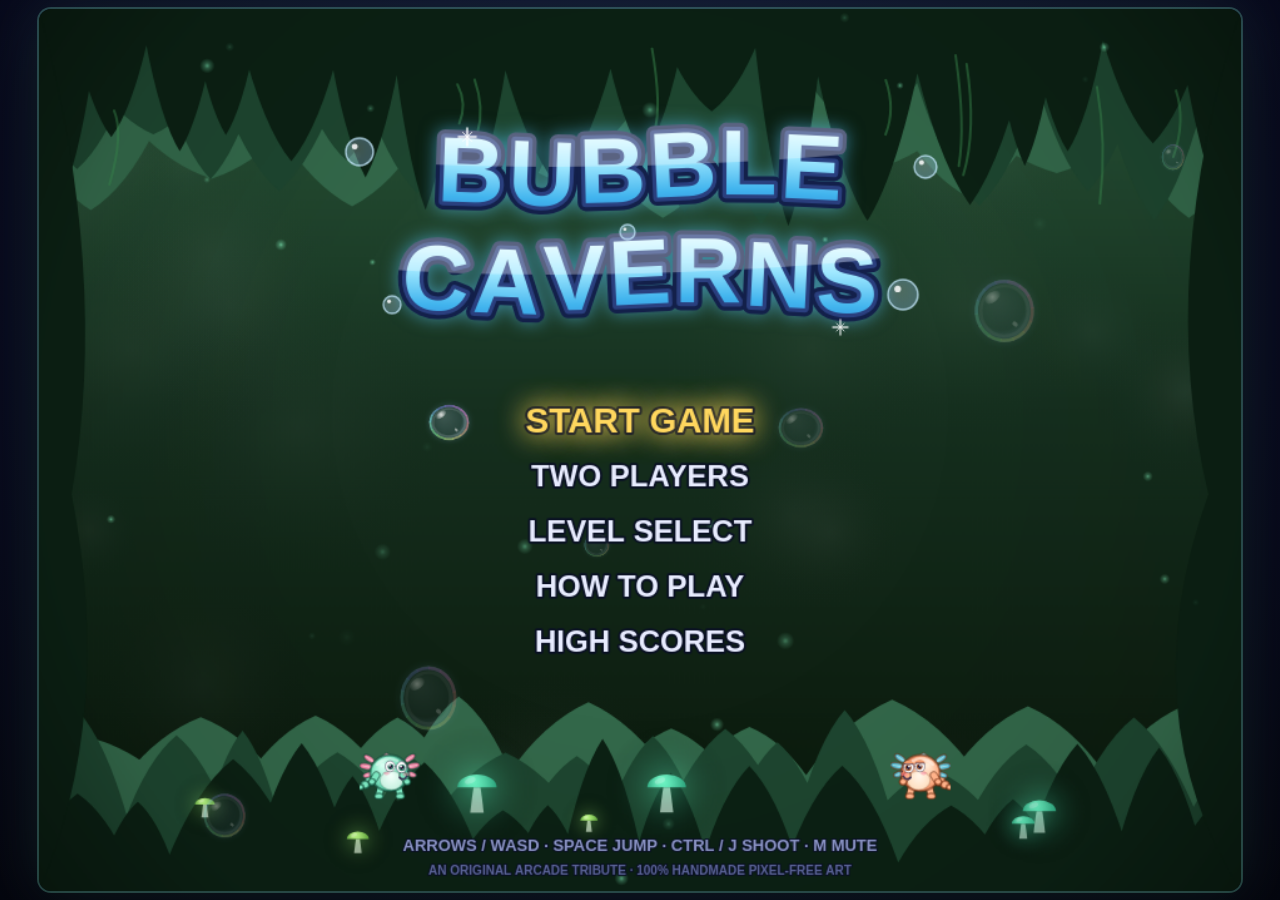
<file: index.html>
<!DOCTYPE html>
<html lang="en">
<head>
  <meta charset="UTF-8">
  <meta name="viewport" content="width=device-width, initial-scale=1.0">
  <title>Bubble Caverns</title>
  <link rel="stylesheet" href="css/style.css">
  <link rel="icon" href="data:image/svg+xml,<svg xmlns='http://www.w3.org/2000/svg' viewBox='0 0 32 32'><circle cx='16' cy='16' r='13' fill='none' stroke='%237be8c8' stroke-width='3'/><circle cx='11' cy='11' r='4' fill='white' opacity='0.8'/></svg>">
</head>
<body>
  <main>
    <canvas id="game" width="960" height="704" aria-label="Bubble Caverns game"></canvas>
  </main>
  <script type="module" src="js/ambient/main-audio.js"></script>
</body>
</html>
</file>
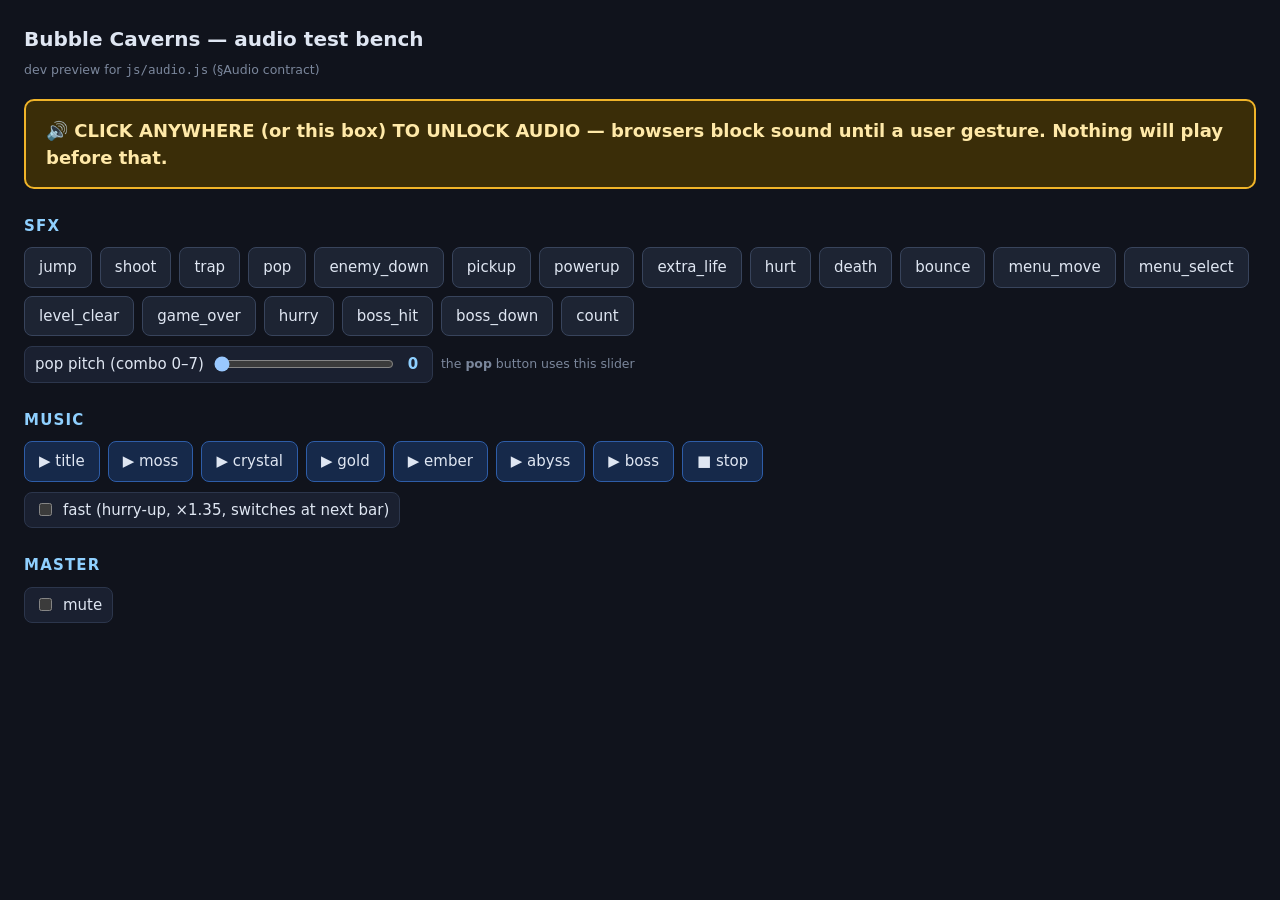
<file: dev/audio.html>
<!DOCTYPE html>
<html lang="en">
<head>
<meta charset="utf-8">
<title>Bubble Caverns — audio test bench</title>
<style>
  :root { color-scheme: dark; }
  body {
    margin: 0; padding: 24px; background: #10131c; color: #dfe6f2;
    font: 15px/1.5 system-ui, sans-serif;
  }
  h1 { font-size: 20px; margin: 0 0 4px; }
  h2 { font-size: 15px; margin: 26px 0 10px; color: #8fd0ff; text-transform: uppercase; letter-spacing: .08em; }
  #unlockNote {
    background: #3a2d08; border: 2px solid #f0b429; border-radius: 10px;
    padding: 16px 20px; margin: 18px 0; font-size: 18px; font-weight: 700; color: #ffe9a8;
    cursor: pointer;
  }
  #unlockNote.ok { background: #0e2e16; border-color: #3ecf6a; color: #b8f5c9; cursor: default; }
  .row { display: flex; flex-wrap: wrap; gap: 8px; align-items: center; }
  button {
    background: #1d2433; color: #dfe6f2; border: 1px solid #38445c; border-radius: 8px;
    padding: 8px 14px; font: inherit; cursor: pointer;
  }
  button:hover { background: #28324a; }
  button:active { transform: translateY(1px); }
  button.music { background: #16294a; border-color: #2e5da8; }
  button.music:hover { background: #1e3a66; }
  label { display: inline-flex; align-items: center; gap: 8px; padding: 6px 10px;
          background: #1a2030; border-radius: 8px; border: 1px solid #2c364c; }
  input[type=range] { width: 180px; }
  .pitchVal { min-width: 1.2em; text-align: center; font-weight: 700; color: #8fd0ff; }
  small { color: #7b879c; }
</style>
</head>
<body>
  <h1>Bubble Caverns — audio test bench</h1>
  <small>dev preview for <code>js/audio.js</code> (&sect;Audio contract)</small>

  <div id="unlockNote">
    &#128266; CLICK ANYWHERE (or this box) TO UNLOCK AUDIO &mdash; browsers block
    sound until a user gesture. Nothing will play before that.
  </div>

  <h2>SFX</h2>
  <div class="row" id="sfx"></div>
  <div class="row" style="margin-top:10px">
    <label>pop pitch (combo 0&ndash;7)
      <input type="range" id="pitch" min="0" max="7" step="1" value="0">
      <span class="pitchVal" id="pitchVal">0</span>
    </label>
    <small>the <b>pop</b> button uses this slider</small>
  </div>

  <h2>Music</h2>
  <div class="row" id="music"></div>
  <div class="row" style="margin-top:10px">
    <label><input type="checkbox" id="fast"> fast (hurry-up, &times;1.35, switches at next bar)</label>
  </div>

  <h2>Master</h2>
  <div class="row">
    <label><input type="checkbox" id="mute"> mute</label>
  </div>

<script type="module">
  import { AudioSys, MUSIC_TRACKS, SFX_LIST } from '../js/ambient/audio.js';

  AudioSys.init();

  const note = document.getElementById('unlockNote');
  function unlock() {
    AudioSys.unlock();
    note.classList.add('ok');
    note.innerHTML = '&#9989; Audio unlocked &mdash; make some noise.';
  }
  window.addEventListener('pointerdown', unlock, { once: true });
  window.addEventListener('keydown', unlock, { once: true });

  // One button per SFX, straight from the contract list.
  const pitch = document.getElementById('pitch');
  const pitchVal = document.getElementById('pitchVal');
  pitch.addEventListener('input', () => { pitchVal.textContent = pitch.value; });

  const sfxRow = document.getElementById('sfx');
  for (const name of SFX_LIST) {
    const b = document.createElement('button');
    b.textContent = name;
    b.addEventListener('click', () => {
      const opts = name === 'pop' ? { pitch: +pitch.value } : {};
      AudioSys.play(name, opts);
    });
    sfxRow.appendChild(b);
  }

  // Music controls.
  const musicRow = document.getElementById('music');
  for (const track of MUSIC_TRACKS) {
    const b = document.createElement('button');
    b.className = 'music';
    b.textContent = '▶ ' + track;
    b.addEventListener('click', () => AudioSys.music.play(track));
    musicRow.appendChild(b);
  }
  const stop = document.createElement('button');
  stop.className = 'music';
  stop.textContent = '■ stop';
  stop.addEventListener('click', () => AudioSys.music.stop());
  musicRow.appendChild(stop);

  document.getElementById('fast').addEventListener('change', (e) => {
    AudioSys.music.setFast(e.target.checked);
  });

  document.getElementById('mute').addEventListener('change', (e) => {
    AudioSys.setMuted(e.target.checked);
  });
</script>
</body>
</html>
</file>
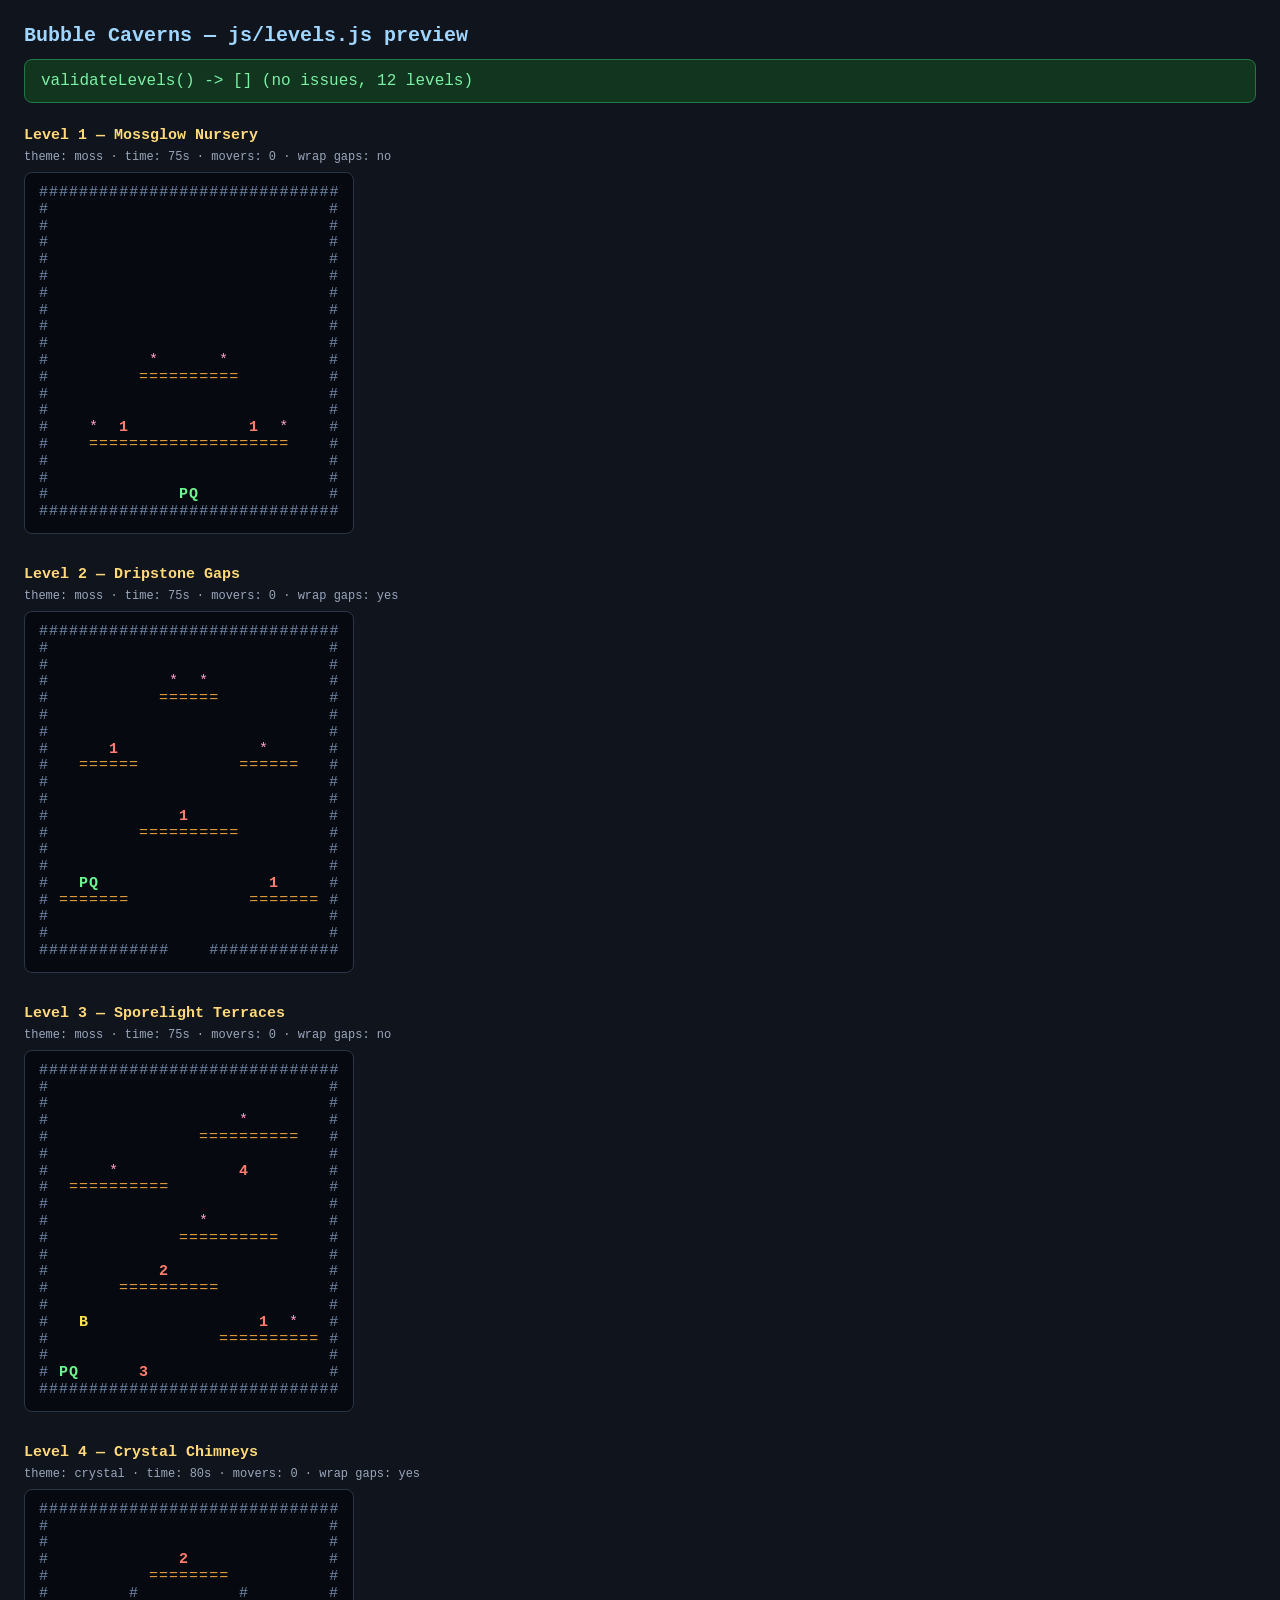
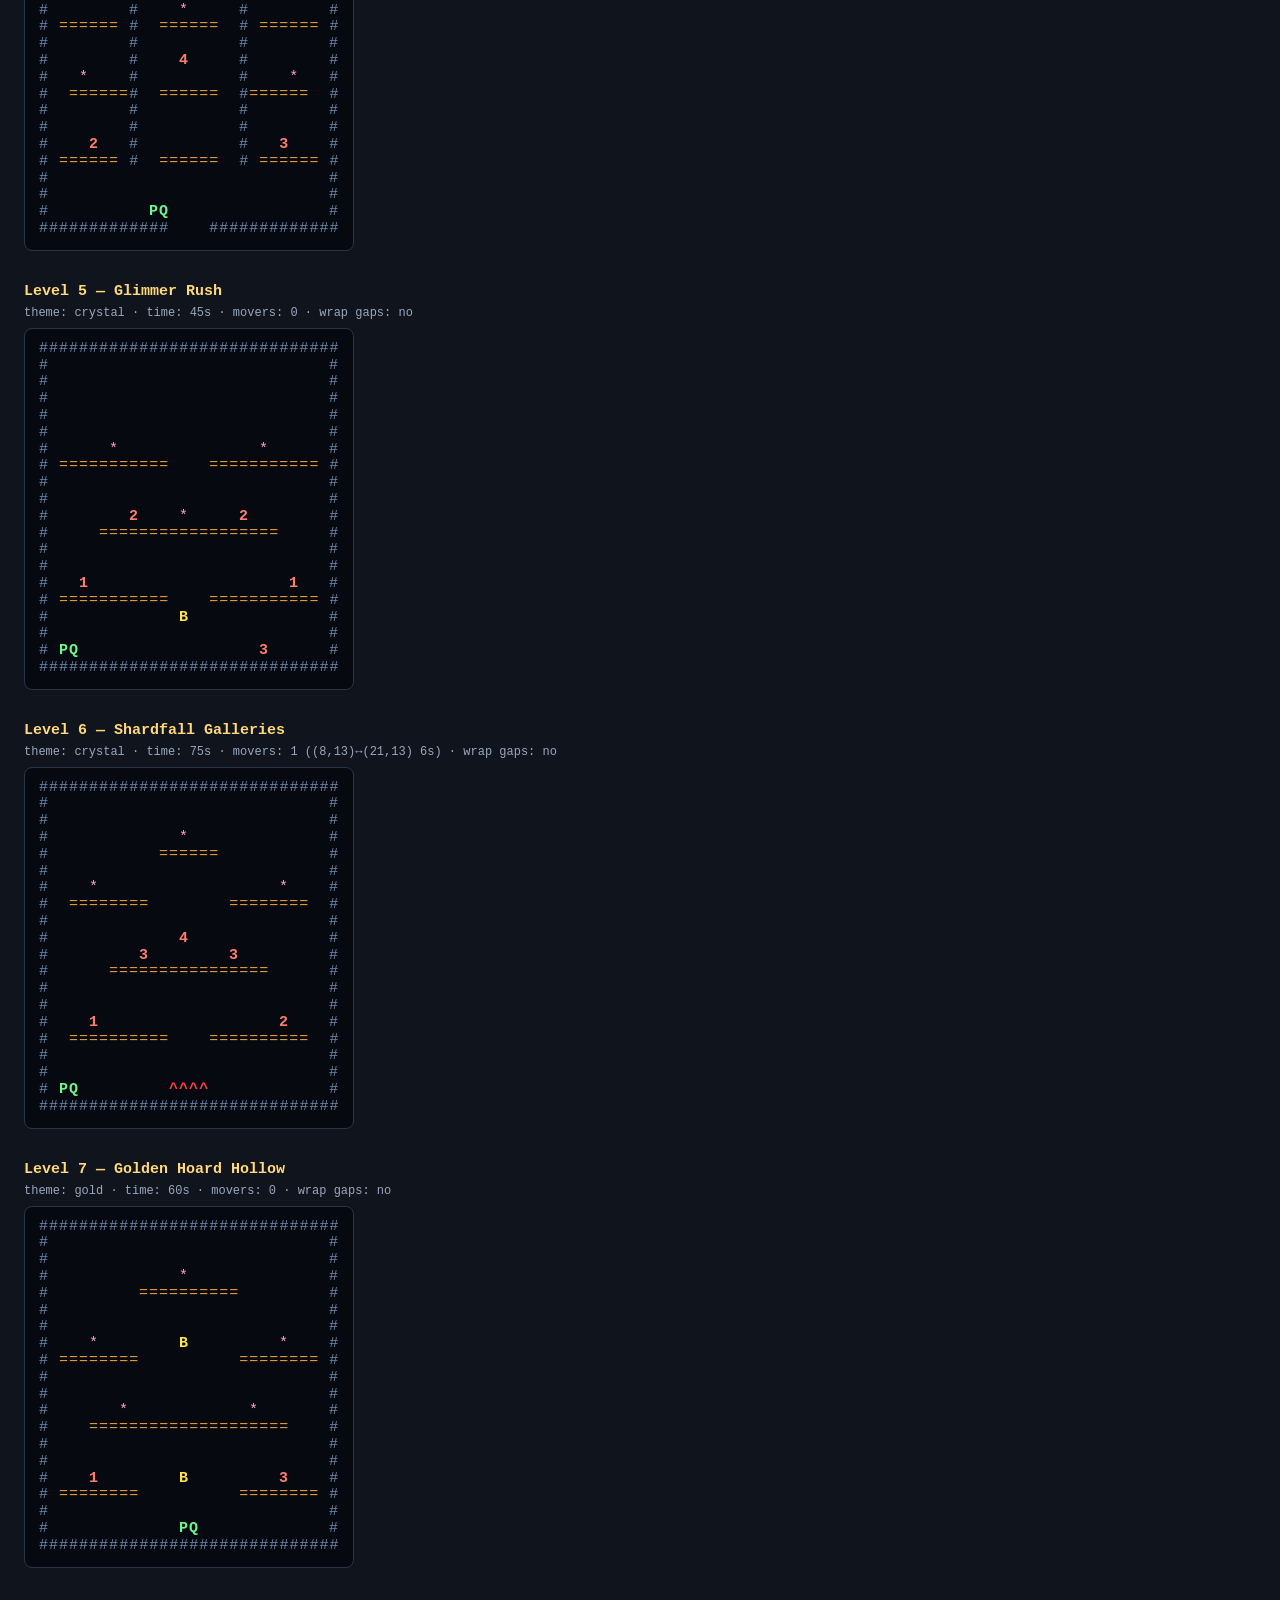
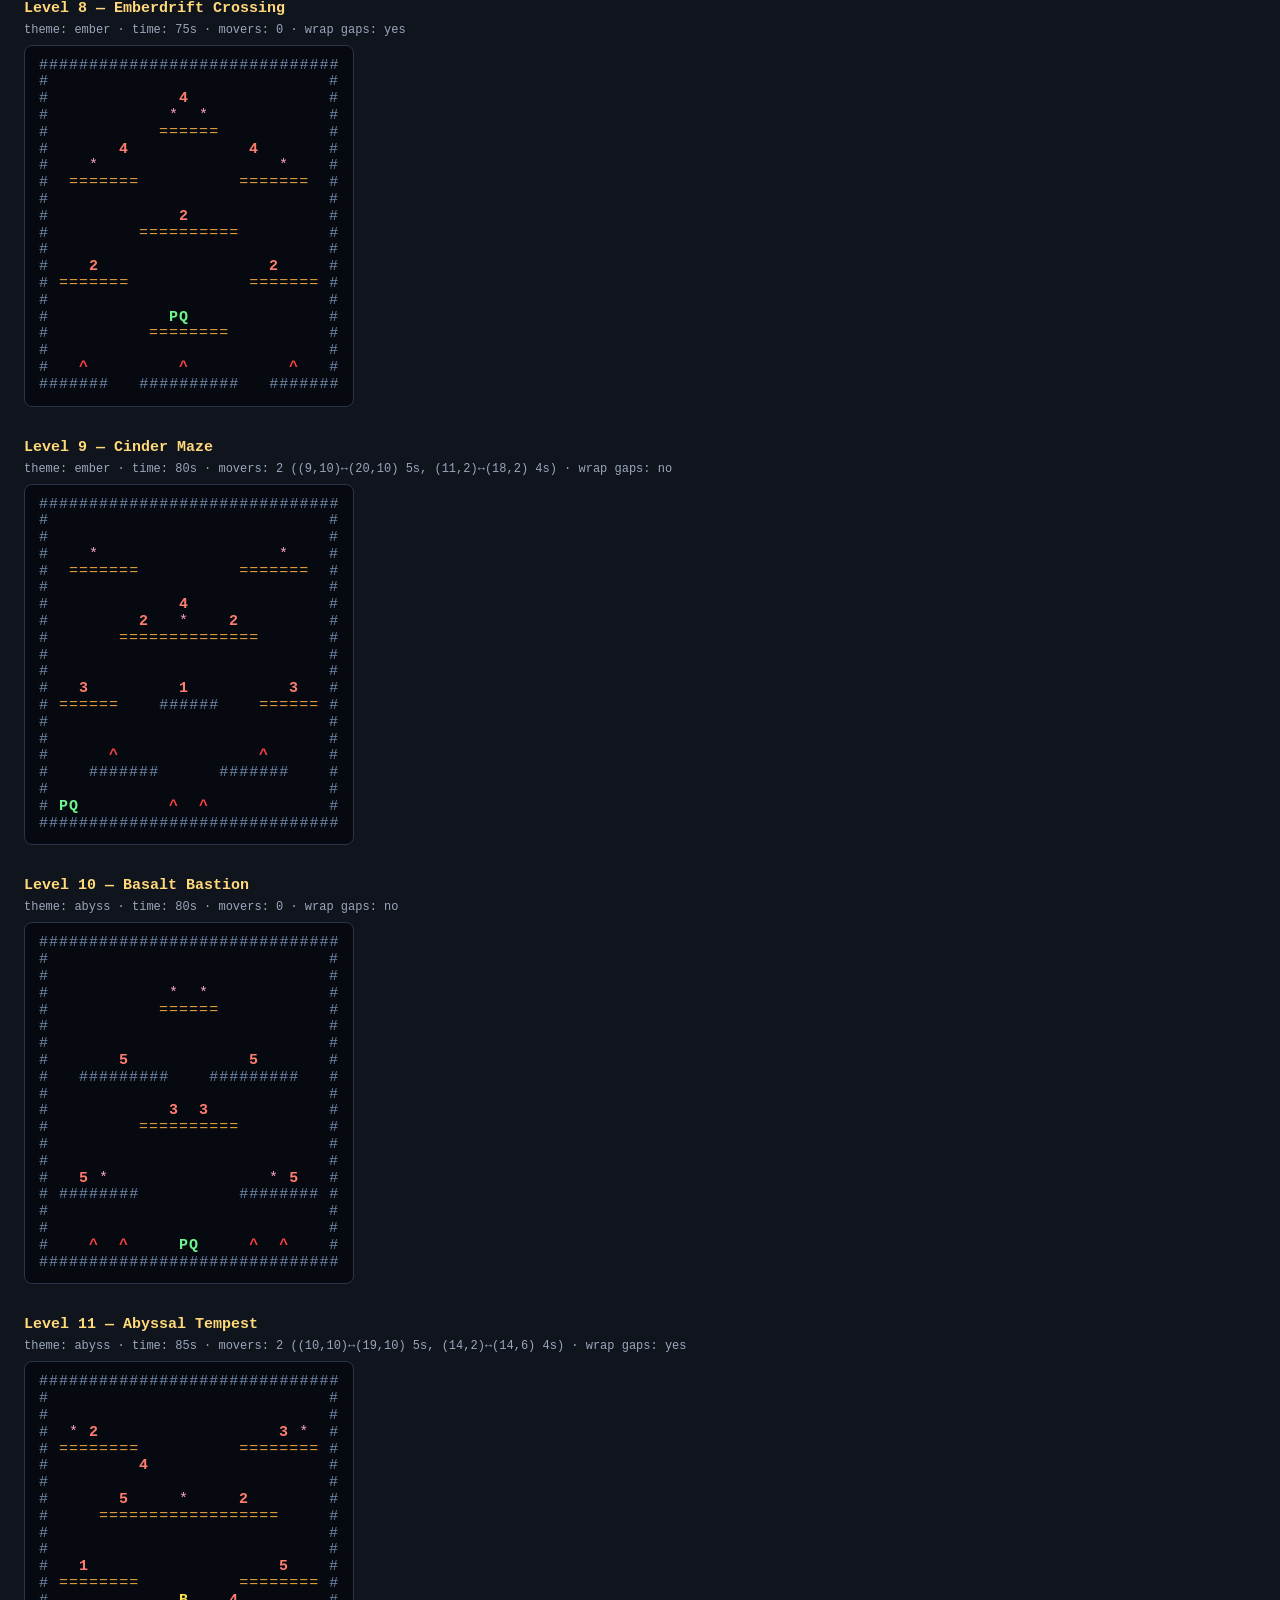
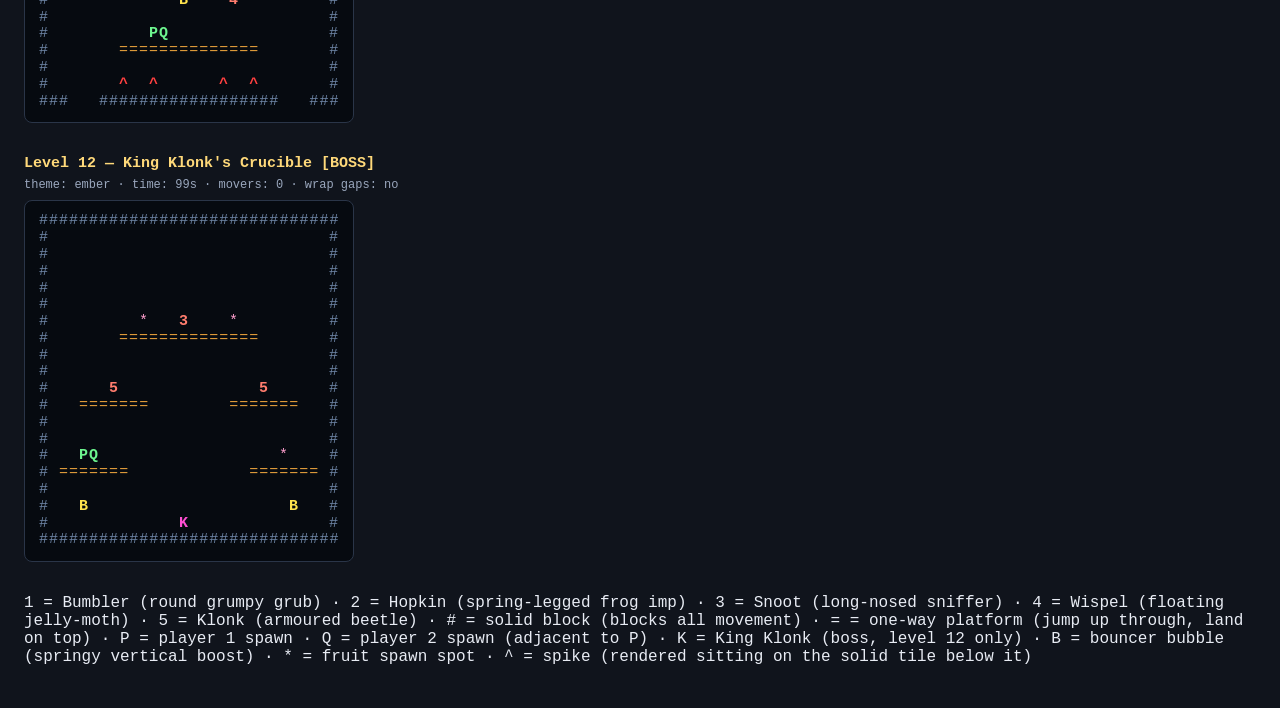
<file: dev/levels.html>
<!DOCTYPE html>
<html lang="en">
<head>
<meta charset="UTF-8">
<title>Bubble Caverns — Levels Preview</title>
<style>
  body {
    background: #10141c;
    color: #e8ecf4;
    font-family: ui-monospace, Menlo, Consolas, monospace;
    margin: 0;
    padding: 24px;
  }
  h1 { font-size: 20px; margin: 0 0 12px; color: #9fd6ff; }
  #validation {
    margin: 0 0 24px;
    padding: 12px 16px;
    border-radius: 8px;
    white-space: pre-wrap;
  }
  #validation.ok { background: #11351f; color: #7df0a5; border: 1px solid #1f7a45; }
  #validation.bad { background: #3a1414; color: #ff9a9a; border: 1px solid #8d2c2c; }
  .level { margin-bottom: 32px; }
  .level h2 { font-size: 15px; margin: 0 0 6px; color: #ffd97a; font-weight: 600; }
  .level .meta { font-size: 12px; color: #9aa7bd; margin: 0 0 8px; }
  pre.grid {
    display: inline-block;
    margin: 0;
    padding: 12px 14px;
    background: #060a10;
    border: 1px solid #2a3548;
    border-radius: 8px;
    font-size: 15px;
    line-height: 1.12;
    letter-spacing: 1px;
    color: #f2f5fa;             /* default: white-ish on dark */
  }
  .solid   { color: #6f87a8; }  /* '#' steel blue */
  .plat    { color: #e8a23c; }  /* '=' amber */
  .spawn   { color: #6df58f; font-weight: bold; }   /* P / Q */
  .enemy   { color: #ff7d6e; font-weight: bold; }   /* 1-5 */
  .boss    { color: #ff4fd2; font-weight: bold; }   /* K */
  .bounce  { color: #ffe34d; font-weight: bold; }   /* B */
  .fruit   { color: #ff9fce; }                      /* * */
  .spike   { color: #ff4040; font-weight: bold; }   /* ^ */
</style>
</head>
<body>
<h1>Bubble Caverns — js/levels.js preview</h1>
<div id="validation"></div>
<div id="levels"></div>

<script type="module">
  import { LEVELS, LEGEND, validateLevels } from '../js/levels.js';

  const CLASSES = {
    '#': 'solid', '=': 'plat',
    'P': 'spawn', 'Q': 'spawn',
    '1': 'enemy', '2': 'enemy', '3': 'enemy', '4': 'enemy', '5': 'enemy',
    'K': 'boss', 'B': 'bounce', '*': 'fruit', '^': 'spike',
  };
  const esc = (s) => s.replace(/&/g, '&amp;').replace(/</g, '&lt;').replace(/>/g, '&gt;');

  // validation output at top
  const issues = validateLevels();
  const vEl = document.getElementById('validation');
  if (issues.length === 0) {
    vEl.className = 'ok';
    vEl.textContent = 'validateLevels() -> [] (no issues, ' + LEVELS.length + ' levels)';
  } else {
    vEl.className = 'bad';
    vEl.textContent = 'validateLevels() -> ' + issues.length + ' issue(s):\n' +
      issues.map((s) => '  - ' + s).join('\n');
  }

  // legend line
  const legendLine = Object.entries(LEGEND)
    .filter(([ch]) => ch !== ' ')
    .map(([ch, desc]) => ch + ' = ' + desc)
    .join('  ·  ');

  // grids
  const root = document.getElementById('levels');
  LEVELS.forEach((lv, i) => {
    const div = document.createElement('div');
    div.className = 'level';

    const h = document.createElement('h2');
    h.textContent = 'Level ' + (i + 1) + ' — ' + lv.name + (lv.boss ? '  [BOSS]' : '');
    div.appendChild(h);

    const meta = document.createElement('div');
    meta.className = 'meta';
    meta.textContent =
      'theme: ' + lv.theme + ' · time: ' + lv.time + 's · movers: ' +
      ((lv.movers && lv.movers.length) || 0) +
      ((lv.movers && lv.movers.length)
        ? ' (' + lv.movers.map((m) => `(${m.x1},${m.y1})↔(${m.x2},${m.y2}) ${m.period}s`).join(', ') + ')'
        : '') +
      ' · wrap gaps: ' + (/[^#]/.test(lv.grid[19]) ? 'yes' : 'no');
    div.appendChild(meta);

    const pre = document.createElement('pre');
    pre.className = 'grid';
    pre.innerHTML = lv.grid.map((row) =>
      [...row].map((ch) => {
        const cls = CLASSES[ch];
        return cls ? `<span class="${cls}">${esc(ch)}</span>` : esc(ch);
      }).join('')
    ).join('\n');
    div.appendChild(pre);

    root.appendChild(div);
  });

  const foot = document.createElement('div');
  foot.className = 'meta';
  foot.style.marginTop = '8px';
  foot.textContent = legendLine;
  root.appendChild(foot);
</script>
</body>
</html>
</file>
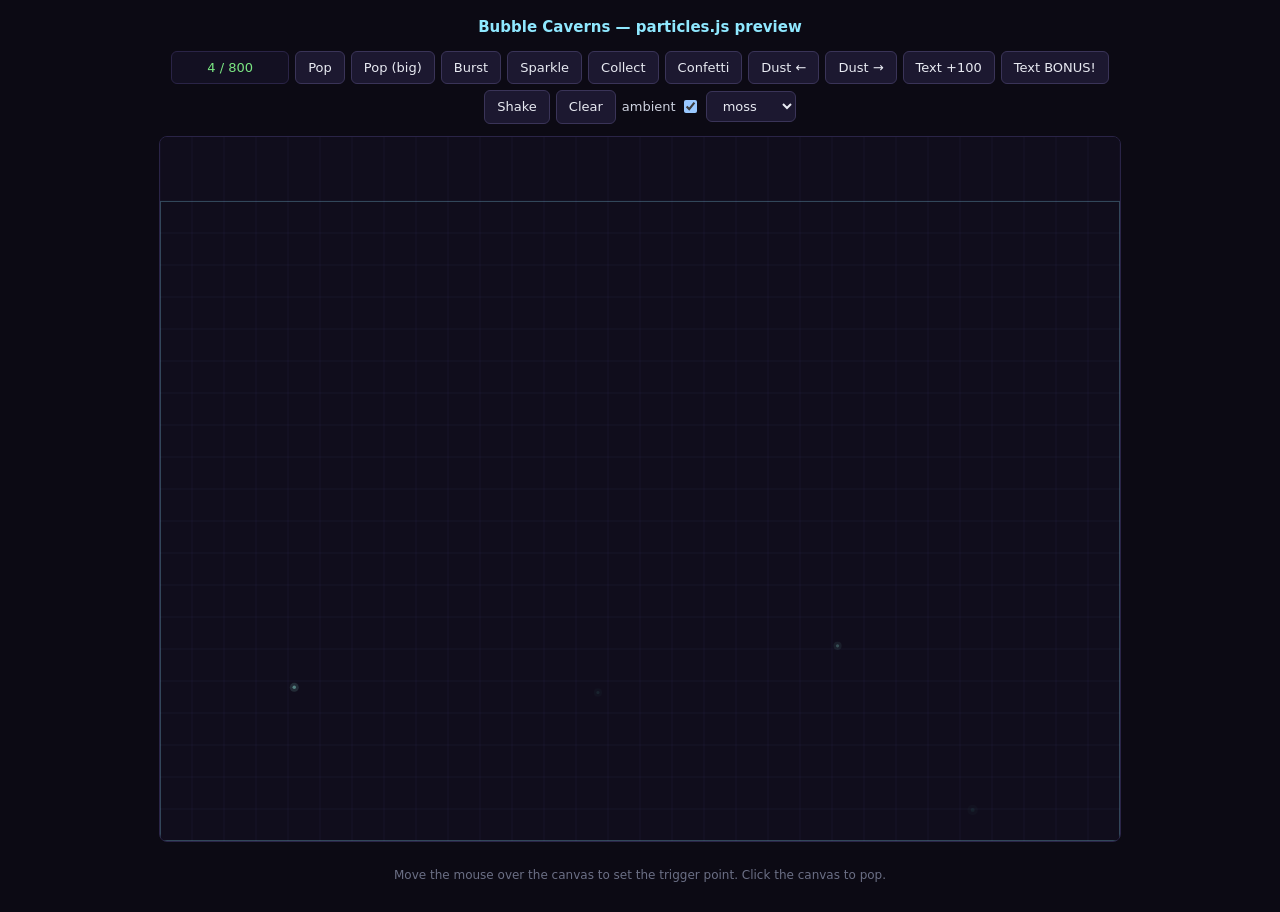
<file: dev/particles.html>
<!DOCTYPE html>
<html lang="en">
<head>
<meta charset="utf-8">
<title>Bubble Caverns — Particles preview</title>
<style>
  :root { color-scheme: dark; }
  body {
    margin: 0; padding: 16px;
    background: #0c0a14; color: #cfd3e0;
    font: 13px/1.5 system-ui, sans-serif;
    display: flex; flex-direction: column; align-items: center; gap: 12px;
  }
  h1 { font-size: 15px; margin: 0; color: #8fe8ff; font-weight: 600; }
  #bar {
    display: flex; flex-wrap: wrap; gap: 6px; align-items: center;
    justify-content: center; max-width: 980px;
  }
  button, select {
    background: #1c1830; color: #e8eaf2;
    border: 1px solid #3a3458; border-radius: 6px;
    padding: 6px 12px; font: inherit; cursor: pointer;
  }
  button:hover { background: #2a2447; border-color: #5a4f8a; }
  button:active { transform: translateY(1px); }
  label { display: flex; align-items: center; gap: 4px; cursor: pointer; }
  #count {
    font-variant-numeric: tabular-nums; color: #7ae582;
    background: #131022; border: 1px solid #2a2447;
    border-radius: 6px; padding: 6px 10px; min-width: 96px; text-align: center;
  }
  canvas {
    background: #100d1c; border: 1px solid #2a2447; border-radius: 8px;
    max-width: 100%; height: auto; cursor: crosshair;
  }
  .hint { color: #6b6f85; font-size: 12px; }
</style>
</head>
<body>
<h1>Bubble Caverns — particles.js preview</h1>
<div id="bar">
  <span id="count">0 / 800</span>
  <button data-fx="pop">Pop</button>
  <button data-fx="popBig">Pop (big)</button>
  <button data-fx="burst">Burst</button>
  <button data-fx="sparkle">Sparkle</button>
  <button data-fx="collect">Collect</button>
  <button data-fx="confetti">Confetti</button>
  <button data-fx="dustL">Dust &larr;</button>
  <button data-fx="dustR">Dust &rarr;</button>
  <button data-fx="text100">Text +100</button>
  <button data-fx="textBonus">Text BONUS!</button>
  <button data-fx="shake">Shake</button>
  <button data-fx="clear">Clear</button>
  <label>ambient <input type="checkbox" id="ambientOn" checked></label>
  <select id="theme">
    <option value="moss">moss</option>
    <option value="crystal">crystal</option>
    <option value="ember">ember</option>
    <option value="abyss">abyss</option>
    <option value="gold">gold</option>
  </select>
</div>
<canvas id="cv" width="960" height="704"></canvas>
<p class="hint">Move the mouse over the canvas to set the trigger point. Click the canvas to pop.</p>

<script type="module">
import { Particles, Shake } from '../js/particles.js';

const cv = document.getElementById('cv');
const ctx = cv.getContext('2d');
const countEl = document.getElementById('count');
const themeSel = document.getElementById('theme');
const ambientOn = document.getElementById('ambientOn');

let mx = cv.width / 2, my = cv.height / 2;

function toCanvas(e) {
  const r = cv.getBoundingClientRect();
  mx = (e.clientX - r.left) * (cv.width / r.width);
  my = (e.clientY - r.top) * (cv.height / r.height);
}
cv.addEventListener('mousemove', toCanvas);
cv.addEventListener('mousedown', (e) => {
  toCanvas(e);
  Particles.pop(mx, my, { big: e.shiftKey });
});

const FX = {
  pop:      () => Particles.pop(mx, my),
  popBig:   () => Particles.pop(mx, my, { big: true, hue: 330 }),
  burst:    () => Particles.burst(mx, my, {
              count: 18,
              palette: ['#ffd166', '#ff5d73', '#4cc9f0', '#ffffff'],
              speed: 220, life: 0.7, gravity: 320, glow: true,
            }),
  sparkle:  () => Particles.sparkle(mx, my, '#aef3ff'),
  collect:  () => Particles.collect(mx, my, '#ffe9a0'),
  confetti: () => Particles.confetti(mx, my),
  dustL:    () => Particles.trailDust(mx, my, -1),
  dustR:    () => Particles.trailDust(mx, my, 1),
  text100:  () => Particles.text(mx, my, '+100', { color: '#7ae582', size: 20 }),
  textBonus:() => Particles.text(mx, my, 'BONUS!', { color: '#ffd166', size: 26 }),
  shake:    () => Shake.add(0.5),
  clear:    () => Particles.clear(),
};

for (const btn of document.querySelectorAll('#bar button')) {
  btn.addEventListener('click', () => FX[btn.dataset.fx]());
}

function drawBackdrop() {
  ctx.fillStyle = '#100d1c';
  ctx.fillRect(-16, -16, cv.width + 32, cv.height + 32);
  ctx.strokeStyle = 'rgba(120, 130, 200, 0.07)';
  ctx.lineWidth = 1;
  ctx.beginPath();
  for (let x = 0; x <= cv.width; x += 32) { ctx.moveTo(x, 0); ctx.lineTo(x, cv.height); }
  for (let y = 64; y <= cv.height; y += 32) { ctx.moveTo(0, y); ctx.lineTo(cv.width, y); }
  ctx.stroke();
  ctx.strokeStyle = 'rgba(143, 232, 255, 0.25)';
  ctx.strokeRect(0.5, 64.5, cv.width - 1, cv.height - 65);
}

let last = performance.now();
function frame(now) {
  const dt = Math.min((now - last) / 1000, 0.05);
  last = now;

  if (ambientOn.checked) Particles.ambient(themeSel.value, dt, cv.width, cv.height);
  Particles.update(dt);
  Shake.update(dt);

  ctx.setTransform(1, 0, 0, 1, 0, 0);
  ctx.clearRect(0, 0, cv.width, cv.height);
  ctx.save();
  ctx.translate(Shake.x, Shake.y);
  drawBackdrop();
  Particles.draw(ctx);
  ctx.restore();

  countEl.textContent = Particles.count + ' / 800';
  requestAnimationFrame(frame);
}
requestAnimationFrame(frame);
</script>
</body>
</html>
</file>
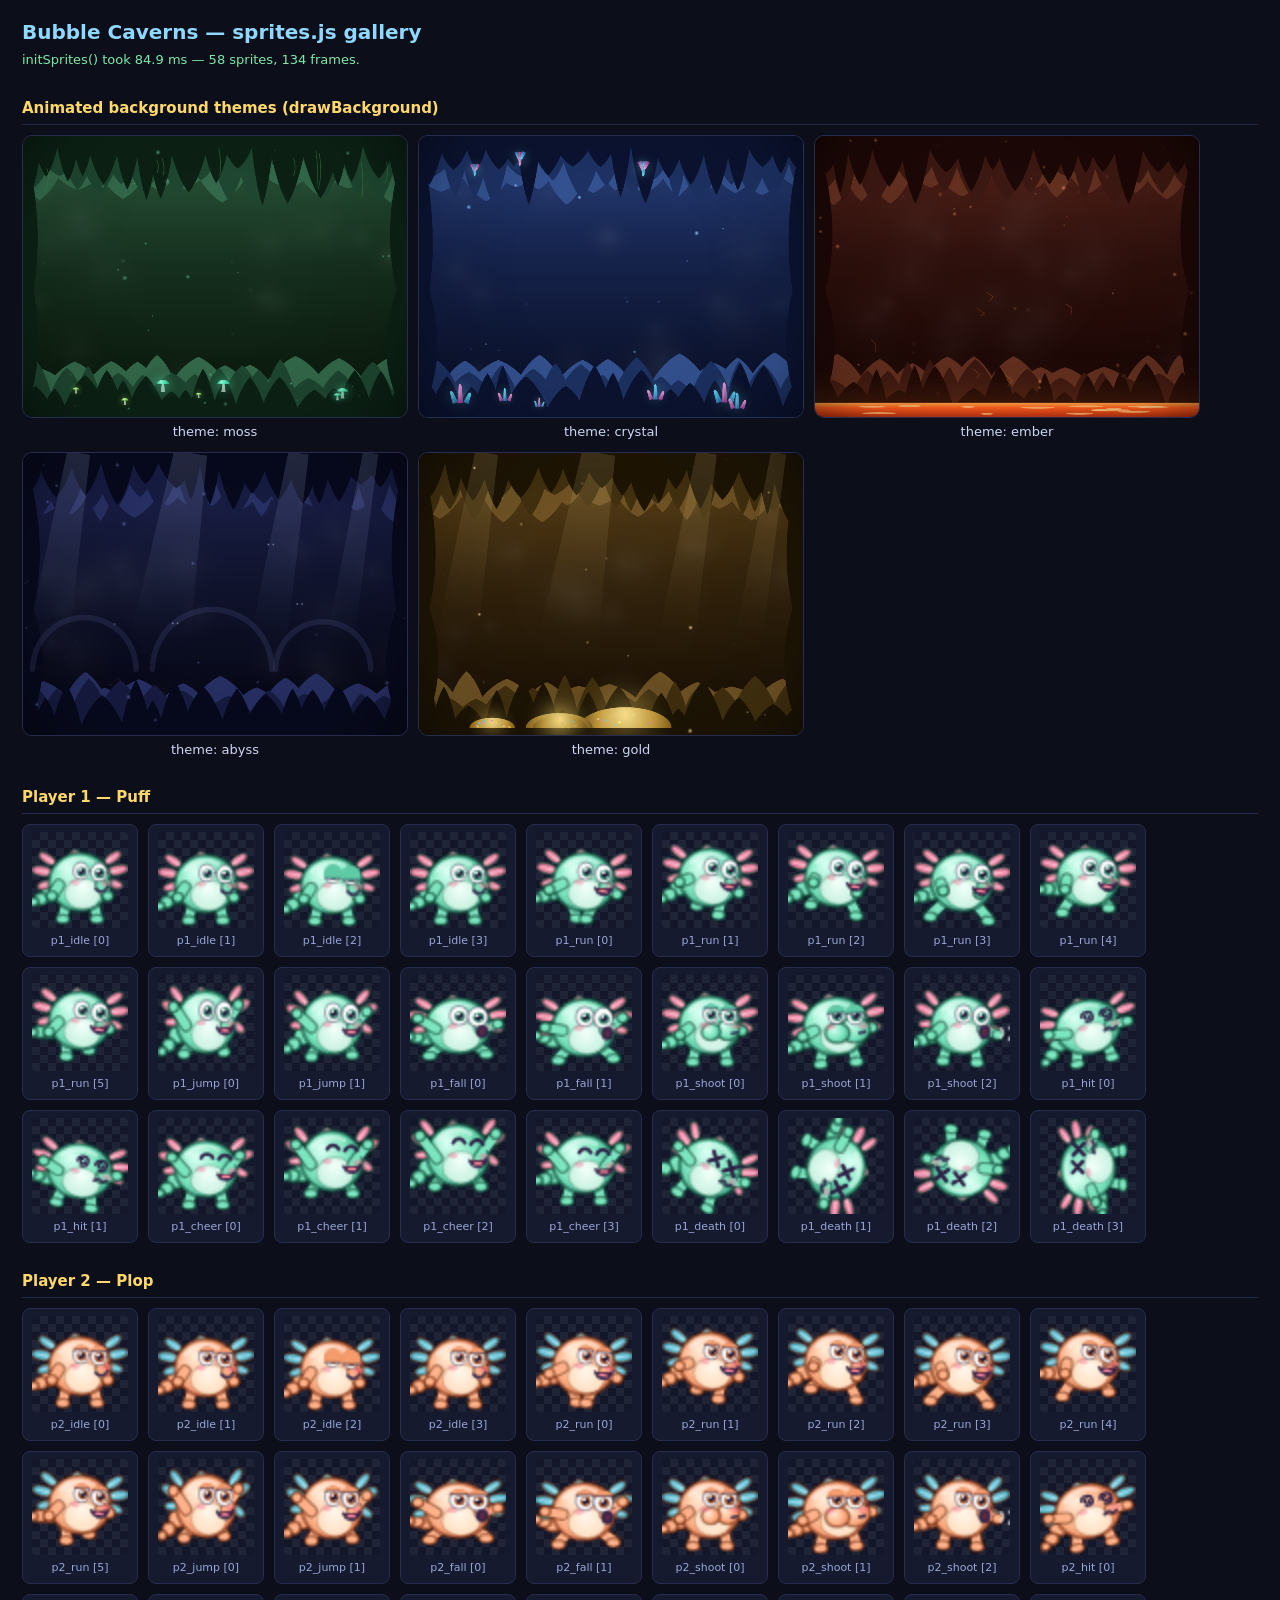
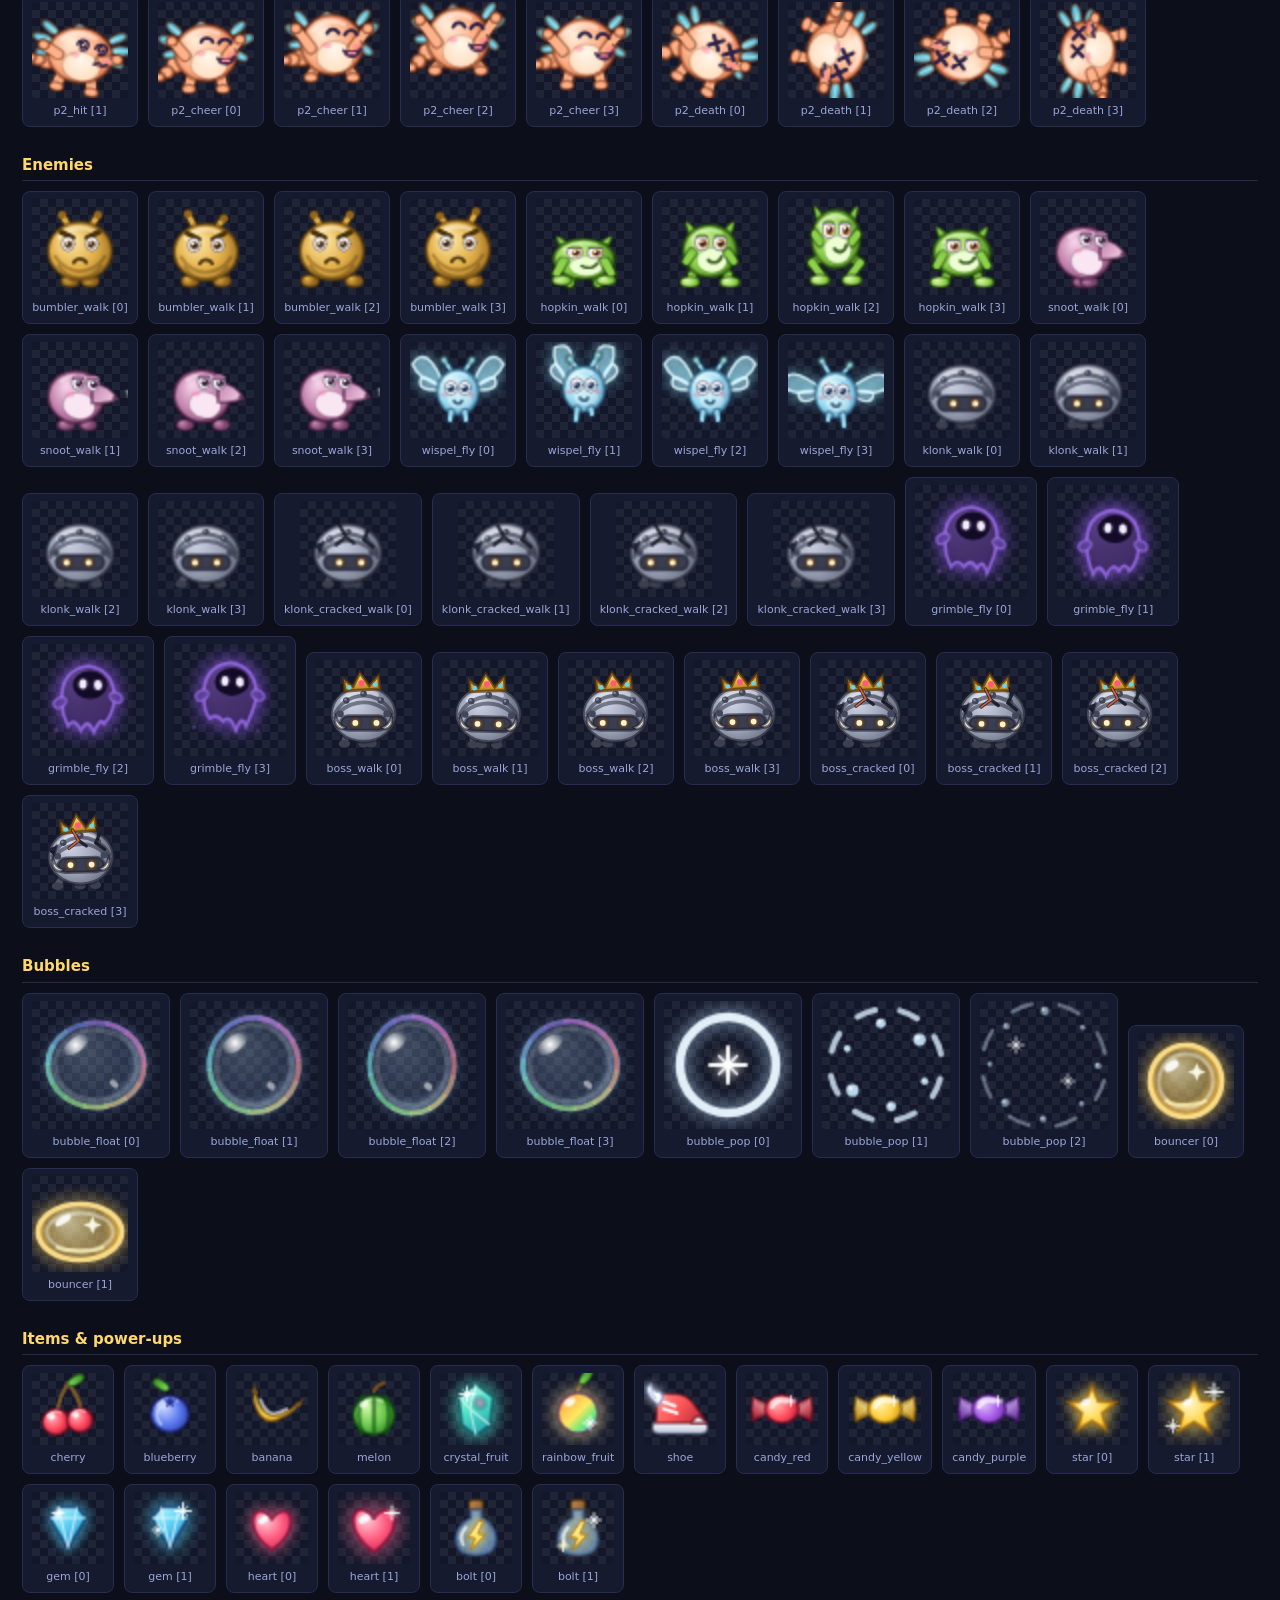
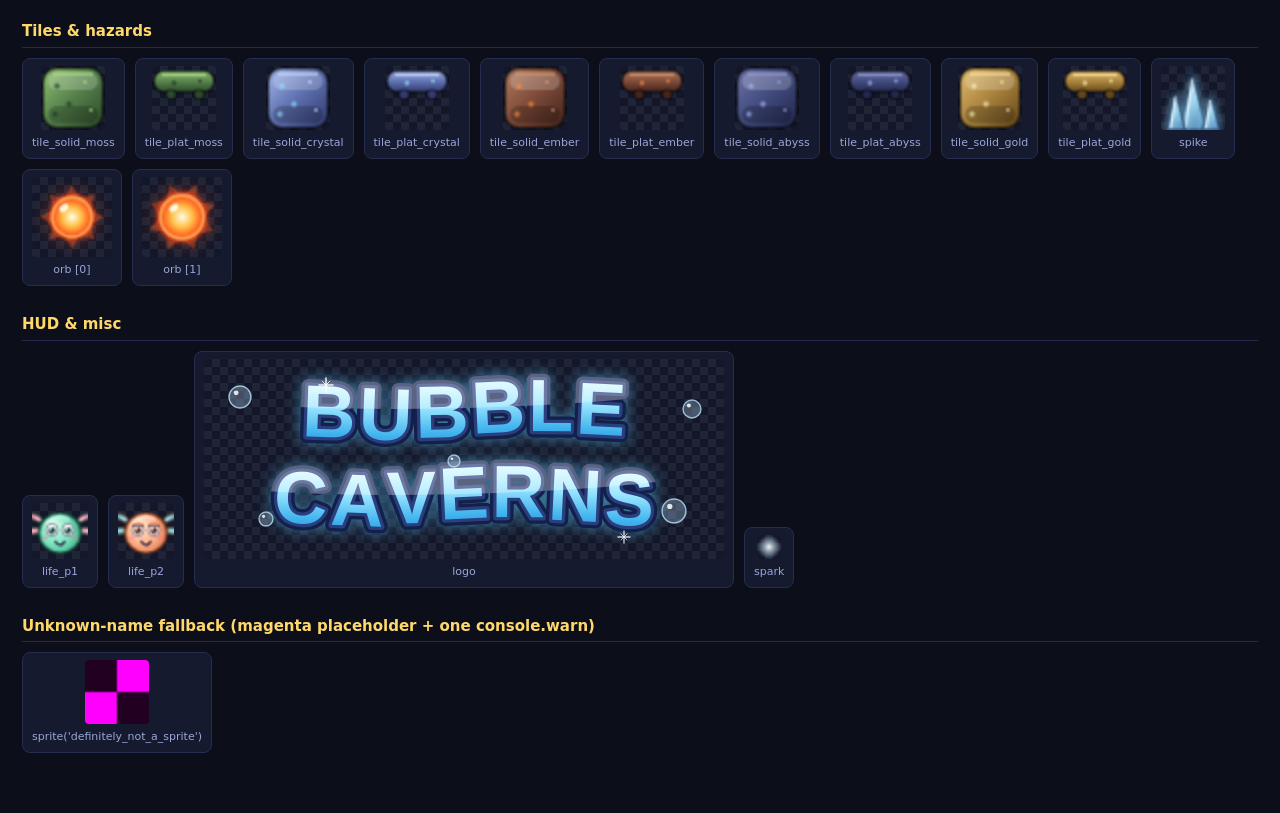
<file: dev/sprites.html>
<!DOCTYPE html>
<html lang="en">
<head>
<meta charset="utf-8">
<title>Bubble Caverns — Sprite Gallery</title>
<style>
  body {
    background: #0c0e1a;
    color: #cfd6f2;
    font: 13px/1.45 system-ui, sans-serif;
    margin: 0;
    padding: 18px 22px 60px;
  }
  h1 { font-size: 20px; margin: 0 0 4px; color: #8fd8ff; }
  h2 { font-size: 15px; margin: 28px 0 10px; color: #ffd86b; border-bottom: 1px solid #232a4a; padding-bottom: 4px; }
  #status { color: #7fe8a8; margin-bottom: 14px; }
  .grid { display: flex; flex-wrap: wrap; gap: 10px; align-items: flex-end; }
  .cell {
    background: #151a2e;
    border: 1px solid #262d4f;
    border-radius: 8px;
    padding: 7px 9px;
    text-align: center;
  }
  .cell canvas {
    display: block;
    margin: 0 auto 5px;
    background:
      repeating-conic-gradient(rgba(255,255,255,0.045) 0% 25%, rgba(0,0,0,0.10) 0% 50%) 0 0 / 16px 16px;
    border-radius: 4px;
  }
  .cell .lbl { color: #9aa6d8; font-size: 11px; white-space: nowrap; }
  .bgcell { text-align: center; }
  .bgcell canvas { width: 384px; height: 281.6px; border-radius: 10px; border: 1px solid #262d4f; display: block; margin-bottom: 5px; }
</style>
</head>
<body>
<h1>Bubble Caverns — sprites.js gallery</h1>
<div id="status">loading module…</div>

<h2>Animated background themes (drawBackground)</h2>
<div id="bgs" class="grid"></div>

<div id="gallery"></div>

<script type="module">
  import { initSprites, sprite, drawBackground, SPRITE_LIST } from '../js/sprites.js';

  const t0 = performance.now();
  initSprites();
  const initMs = (performance.now() - t0).toFixed(1);

  const names = Object.keys(SPRITE_LIST);
  const frameCount = names.reduce((a, n) => a + SPRITE_LIST[n].frames, 0);
  document.getElementById('status').textContent =
    `initSprites() took ${initMs} ms — ${names.length} sprites, ${frameCount} frames.`;

  // --- animated background previews -------------------------------------
  const bgs = document.getElementById('bgs');
  const bgCanvases = [];
  for (const theme of ['moss', 'crystal', 'ember', 'abyss', 'gold']) {
    const cell = document.createElement('div');
    cell.className = 'bgcell';
    const c = document.createElement('canvas');
    c.width = 960; c.height = 704;
    cell.appendChild(c);
    const lbl = document.createElement('div');
    lbl.className = 'lbl';
    lbl.textContent = `theme: ${theme}`;
    cell.appendChild(lbl);
    bgs.appendChild(cell);
    bgCanvases.push({ ctx: c.getContext('2d'), theme });
  }
  const start = performance.now();
  (function loop() {
    const t = (performance.now() - start) / 1000;
    for (const b of bgCanvases) drawBackground(b.ctx, b.theme, t);
    requestAnimationFrame(loop);
  })();

  // --- every sprite, every frame, labeled --------------------------------
  const gallery = document.getElementById('gallery');
  const groups = [
    ['Player 1 — Puff', (n) => n.startsWith('p1_')],
    ['Player 2 — Plop', (n) => n.startsWith('p2_')],
    ['Enemies', (n) => /^(bumbler|hopkin|snoot|wispel|klonk|grimble|boss)/.test(n)],
    ['Bubbles', (n) => /^(bubble_|bouncer)/.test(n)],
    ['Items & power-ups', (n) => /^(cherry|blueberry|banana|melon|crystal_fruit|rainbow_fruit|shoe|candy_|star|gem|heart|bolt)/.test(n)],
    ['Tiles & hazards', (n) => /^(tile_|spike|orb)/.test(n)],
    ['HUD & misc', (n) => /^(life_|logo|spark)/.test(n)],
  ];
  const used = new Set();
  for (const [title, match] of groups) {
    const matched = names.filter((n) => !used.has(n) && match(n));
    if (!matched.length) continue;
    matched.forEach((n) => used.add(n));
    const h = document.createElement('h2');
    h.textContent = title;
    gallery.appendChild(h);
    const grid = document.createElement('div');
    grid.className = 'grid';
    gallery.appendChild(grid);
    for (const name of matched) {
      const { frames, w, h: sh } = SPRITE_LIST[name];
      for (let f = 0; f < frames; f++) {
        const img = sprite(name, f);
        const scale = w <= 64 ? 2 : 1;
        const cell = document.createElement('div');
        cell.className = 'cell';
        const c = document.createElement('canvas');
        c.width = w * scale; c.height = sh * scale;
        const g = c.getContext('2d');
        g.imageSmoothingEnabled = true;
        g.drawImage(img, 0, 0, w * scale, sh * scale);
        cell.appendChild(c);
        const lbl = document.createElement('div');
        lbl.className = 'lbl';
        lbl.textContent = frames > 1 ? `${name} [${f}]` : name;
        cell.appendChild(lbl);
        grid.appendChild(cell);
      }
    }
  }

  // --- placeholder behaviour demo -----------------------------------------
  const h = document.createElement('h2');
  h.textContent = 'Unknown-name fallback (magenta placeholder + one console.warn)';
  gallery.appendChild(h);
  const grid = document.createElement('div');
  grid.className = 'grid';
  gallery.appendChild(grid);
  const ph = sprite('definitely_not_a_sprite');
  const cell = document.createElement('div');
  cell.className = 'cell';
  const c = document.createElement('canvas');
  c.width = 64; c.height = 64;
  c.getContext('2d').drawImage(ph, 0, 0, 64, 64);
  cell.appendChild(c);
  const lbl = document.createElement('div');
  lbl.className = 'lbl';
  lbl.textContent = "sprite('definitely_not_a_sprite')";
  cell.appendChild(lbl);
  grid.appendChild(cell);
</script>
</body>
</html>
</file>
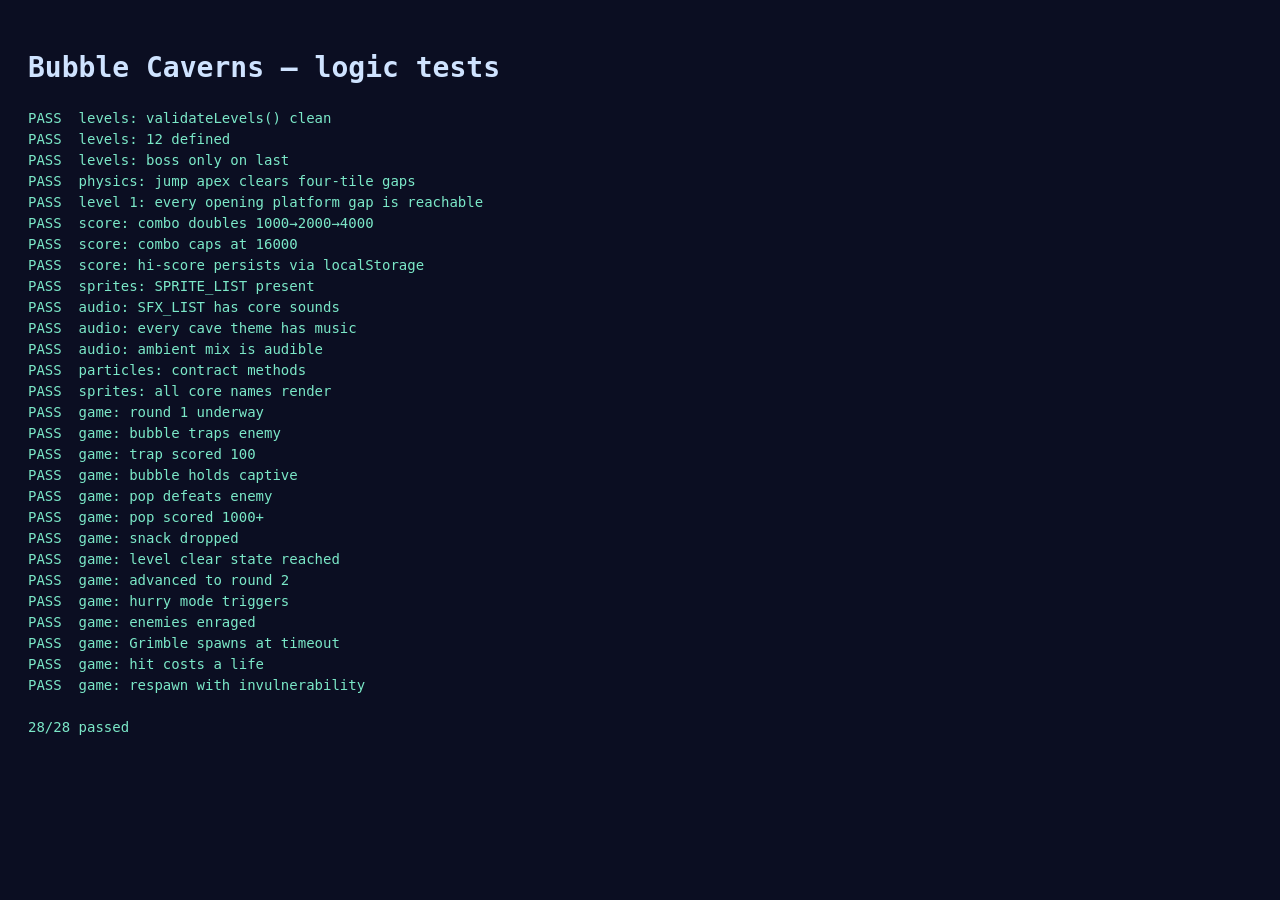
<file: tests/run.html>
<!DOCTYPE html>
<html lang="en">
<head>
<meta charset="UTF-8">
<title>Bubble Caverns — logic tests</title>
<style>
  body { background: #0b0e22; color: #cfe3ff; font: 14px/1.5 ui-monospace, monospace; padding: 20px; }
  .pass { color: #7be8c8; } .fail { color: #ff5470; font-weight: bold; }
</style>
</head>
<body>
<h1>Bubble Caverns — logic tests</h1>
<pre id="out">running…</pre>
<canvas id="game" width="960" height="704" style="display:none"></canvas>
<script type="module">
import { PHYS, TILE, STEP, SCORING } from '../js/constants.js';
import { validateLevels, LEVELS } from '../js/levels.js';
import { comboPoints, ScoreSystem } from '../js/score.js';
import { initSprites, SPRITE_LIST, sprite } from '../js/sprites.js';
import { AudioSys, MUSIC_TRACKS, SFX_LIST } from '../js/ambient/audio.js';
import { Particles, Shake } from '../js/particles.js';
import { Game } from '../js/game.js';
import { Input } from '../js/input.js';

const out = document.getElementById('out');
out.textContent = '';
const results = [];
function check(name, cond, detail = '') {
  results.push({ name, ok: !!cond });
  const line = document.createElement('div');
  line.className = cond ? 'pass' : 'fail';
  line.textContent = `${cond ? 'PASS' : 'FAIL'}  ${name}${cond ? '' : '  — ' + detail}`;
  out.appendChild(line);
  console.log(`[test] ${cond ? 'PASS' : 'FAIL'} ${name} ${cond ? '' : detail}`);
}

async function run() {
  // ---- levels --------------------------------------------------------
  const issues = validateLevels();
  check('levels: validateLevels() clean', issues.length === 0, JSON.stringify(issues.slice(0, 5)));
  check('levels: 12 defined', LEVELS.length === 12, `got ${LEVELS.length}`);
  check('levels: boss only on last', LEVELS.every((l, i) => !!l.boss === (i === 11)));

  // ---- physics math --------------------------------------------------
  const apex = (PHYS.JUMP_V * PHYS.JUMP_V) / (2 * PHYS.GRAVITY);
  check('physics: jump apex clears four-tile gaps', apex / TILE > 4.2, `apex=${apex / TILE} tiles`);
  const levelOnePlatformRows = LEVELS[0].grid
    .map((row, index) => row.includes('=') ? index : null)
    .filter(index => index !== null);
  const levelOneGaps = [
    19 - levelOnePlatformRows.at(-1),
    ...levelOnePlatformRows.slice(0, -1).map((row, index) => levelOnePlatformRows[index + 1] - row),
  ];
  check(
    'level 1: every opening platform gap is reachable',
    levelOneGaps.every(gap => gap * TILE < apex),
    `gaps=${levelOneGaps.join(',')} apex=${apex / TILE} tiles`,
  );

  // ---- scoring -------------------------------------------------------
  check('score: combo doubles 1000→2000→4000', comboPoints(1) === 1000 && comboPoints(2) === 2000 && comboPoints(3) === 4000);
  check('score: combo caps at 16000', comboPoints(9) === SCORING.POP_CAP);

  // ---- hi-score persistence -----------------------------------------
  localStorage.removeItem('bubbleCaverns.scores.v1');
  const s1 = new ScoreSystem();
  s1.insert('TST', 999999, 3);
  const s2 = new ScoreSystem();
  check('score: hi-score persists via localStorage', s2.table[0].ini === 'TST' && s2.table[0].score === 999999);
  localStorage.removeItem('bubbleCaverns.scores.v1');

  // ---- module contracts ---------------------------------------------
  check('sprites: SPRITE_LIST present', SPRITE_LIST && Object.keys(SPRITE_LIST).length > 30, `got ${SPRITE_LIST && Object.keys(SPRITE_LIST).length}`);
  check('audio: SFX_LIST has core sounds', ['shoot', 'trap', 'pop', 'level_clear', 'hurry'].every(n => SFX_LIST.includes(n)));
  check('audio: every cave theme has music', ['moss', 'crystal', 'gold', 'ember', 'abyss'].every(n => MUSIC_TRACKS.includes(n)));
  check('audio: ambient mix is audible', AudioSys.debugState().musicVolume >= 0.5);
  check('particles: contract methods', ['pop', 'burst', 'text', 'ambient', 'confetti'].every(m => typeof Particles[m] === 'function') && typeof Shake.add === 'function');

  initSprites();
  const needed = ['p1_run', 'p2_idle', 'bumbler_walk', 'hopkin_walk', 'snoot_walk', 'wispel_fly', 'klonk_walk', 'grimble_fly', 'boss_walk', 'bubble_float', 'bubble_pop', 'bouncer', 'cherry', 'star', 'bolt', 'tile_solid_moss', 'tile_plat_gold', 'logo', 'orb', 'spike'];
  check('sprites: all core names render', needed.every(n => { const c = sprite(n, 0); return c && c.width > 1; }));

  // ---- integration: trap → pop → score → clear ----------------------
  AudioSys.setMuted(true);
  const game = new Game({ seed: 42 });
  game.startGame(1, 0);
  const step = (n) => { for (let i = 0; i < n; i++) game.update(STEP); };
  step(60 * 3);                                    // intro + spawns settle
  check('game: round 1 underway', game.state === 'play' && game.enemies.length === 2, `state=${game.state} enemies=${game.enemies.length}`);

  // teleport an enemy in front of the player and shoot
  const p = game.players[0];
  p.invuln = 99;                                   // safety for the test
  const e = game.enemies[0];
  e.x = p.x + p.dir * 70; e.y = p.y; e.vx = 0; e.state = 'active';
  Input.inject('KeyJ', true); step(2); Input.inject('KeyJ', false);
  let trapped = false;
  for (let i = 0; i < 40 && !trapped; i++) { e.x = p.x + p.dir * 70; e.y = p.y; step(1); trapped = e.state === 'trapped'; }
  check('game: bubble traps enemy', trapped, `enemy state=${e.state}`);
  check('game: trap scored 100', game.score.scores[0] >= 100, `score=${game.score.scores[0]}`);

  // walk into the bubble to pop it
  const bub = game.bubbles.find(b => b.captured === e);
  check('game: bubble holds captive', !!bub);
  if (bub) {
    let popped = false;
    for (let i = 0; i < 120 && !popped; i++) {
      p.x = bub.x; p.y = bub.y; p.vy = 0;          // ensure touch-pop path, not bounce
      step(1);
      popped = !game.enemies.includes(e);
    }
    check('game: pop defeats enemy', popped, `enemies=${game.enemies.length}`);
    check('game: pop scored 1000+', game.score.scores[0] >= 1100, `score=${game.score.scores[0]}`);
    check('game: snack dropped', game.items.length >= 1);
  }

  // defeat the rest and reach CAVE CLEAR
  for (let guard = 0; guard < 20 && game.enemies.filter(x => x.type !== 'grimble').length; guard++) {
    const foe = game.enemies.find(x => x.type !== 'grimble');
    game.enemyDefeated(foe, 0);
    step(2);
  }
  step(30);
  check('game: level clear state reached', game.state === 'clear', `state=${game.state}`);
  step(60 * 5);
  check('game: advanced to round 2', game.levelIndex === 1 && game.state === 'play', `level=${game.levelIndex} state=${game.state}`);

  // ---- hurry-up pressure ---------------------------------------------
  step(130);                                       // clear round-2 intro freeze first
  game.level.time = 21; step(90);
  check('game: hurry mode triggers', game.hurry === true);
  check('game: enemies enraged', game.enemies.every(x => x.angry));
  game.level.time = 0.01; step(30);
  check('game: Grimble spawns at timeout', game.enemies.some(x => x.type === 'grimble'));

  // ---- player death & respawn ----------------------------------------
  const p2 = game.players[0];
  p2.invuln = 0; p2.pow.star = 0;
  const lives = p2.lives;
  p2.hit(game);
  check('game: hit costs a life', p2.lives === lives - 1 && p2.state === 'dead');
  step(60 * 2.5);
  check('game: respawn with invulnerability', p2.state === 'play' && p2.invuln > 0, `state=${p2.state} invuln=${p2.invuln}`);

  const passed = results.filter(r => r.ok).length;
  const summary = `\n${passed}/${results.length} passed`;
  out.appendChild(Object.assign(document.createElement('div'), {
    textContent: summary, className: passed === results.length ? 'pass' : 'fail',
  }));
  console.log(`[test] DONE ${passed}/${results.length}`);
  window.__testsDone = { passed, total: results.length, failures: results.filter(r => !r.ok).map(r => r.name) };
}

run().catch(err => {
  console.error('[test] CRASH', err);
  out.appendChild(Object.assign(document.createElement('div'), { textContent: 'CRASH: ' + err.message, className: 'fail' }));
  window.__testsDone = { passed: 0, total: 1, failures: ['crash: ' + err.message] };
});
</script>
</body>
</html>
</file>
<file: css/style.css>
html, body {
  margin: 0;
  height: 100%;
  background: radial-gradient(ellipse at 50% 30%, #141a3e 0%, #090b20 70%, #05060f 100%);
  overflow: hidden;
  user-select: none;
  -webkit-user-select: none;
}

main {
  height: 100%;
  display: flex;
  align-items: center;
  justify-content: center;
}

#game {
  border-radius: 12px;
  box-shadow:
    0 0 0 2px rgba(123, 232, 200, 0.25),
    0 0 60px rgba(123, 232, 200, 0.12),
    0 24px 80px rgba(0, 0, 0, 0.6);
  background: #0a0e24;
}
</file>
